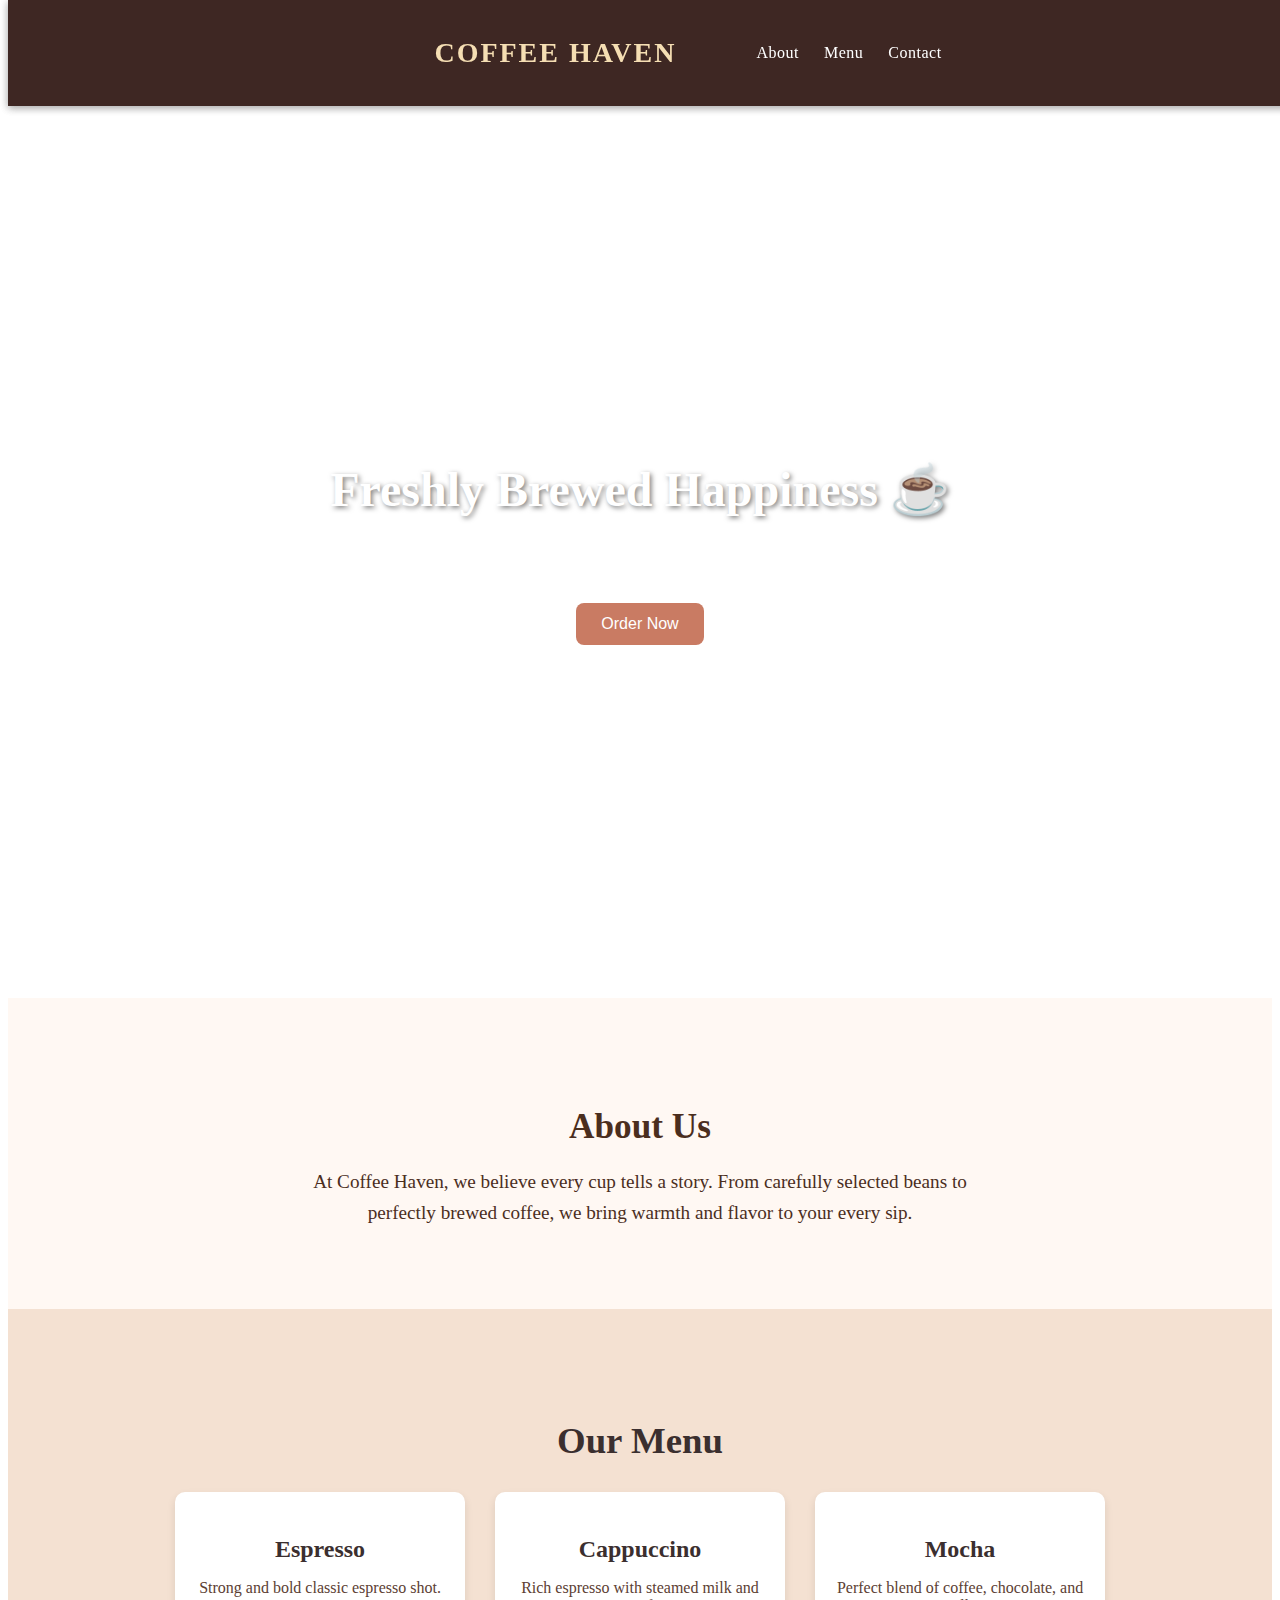
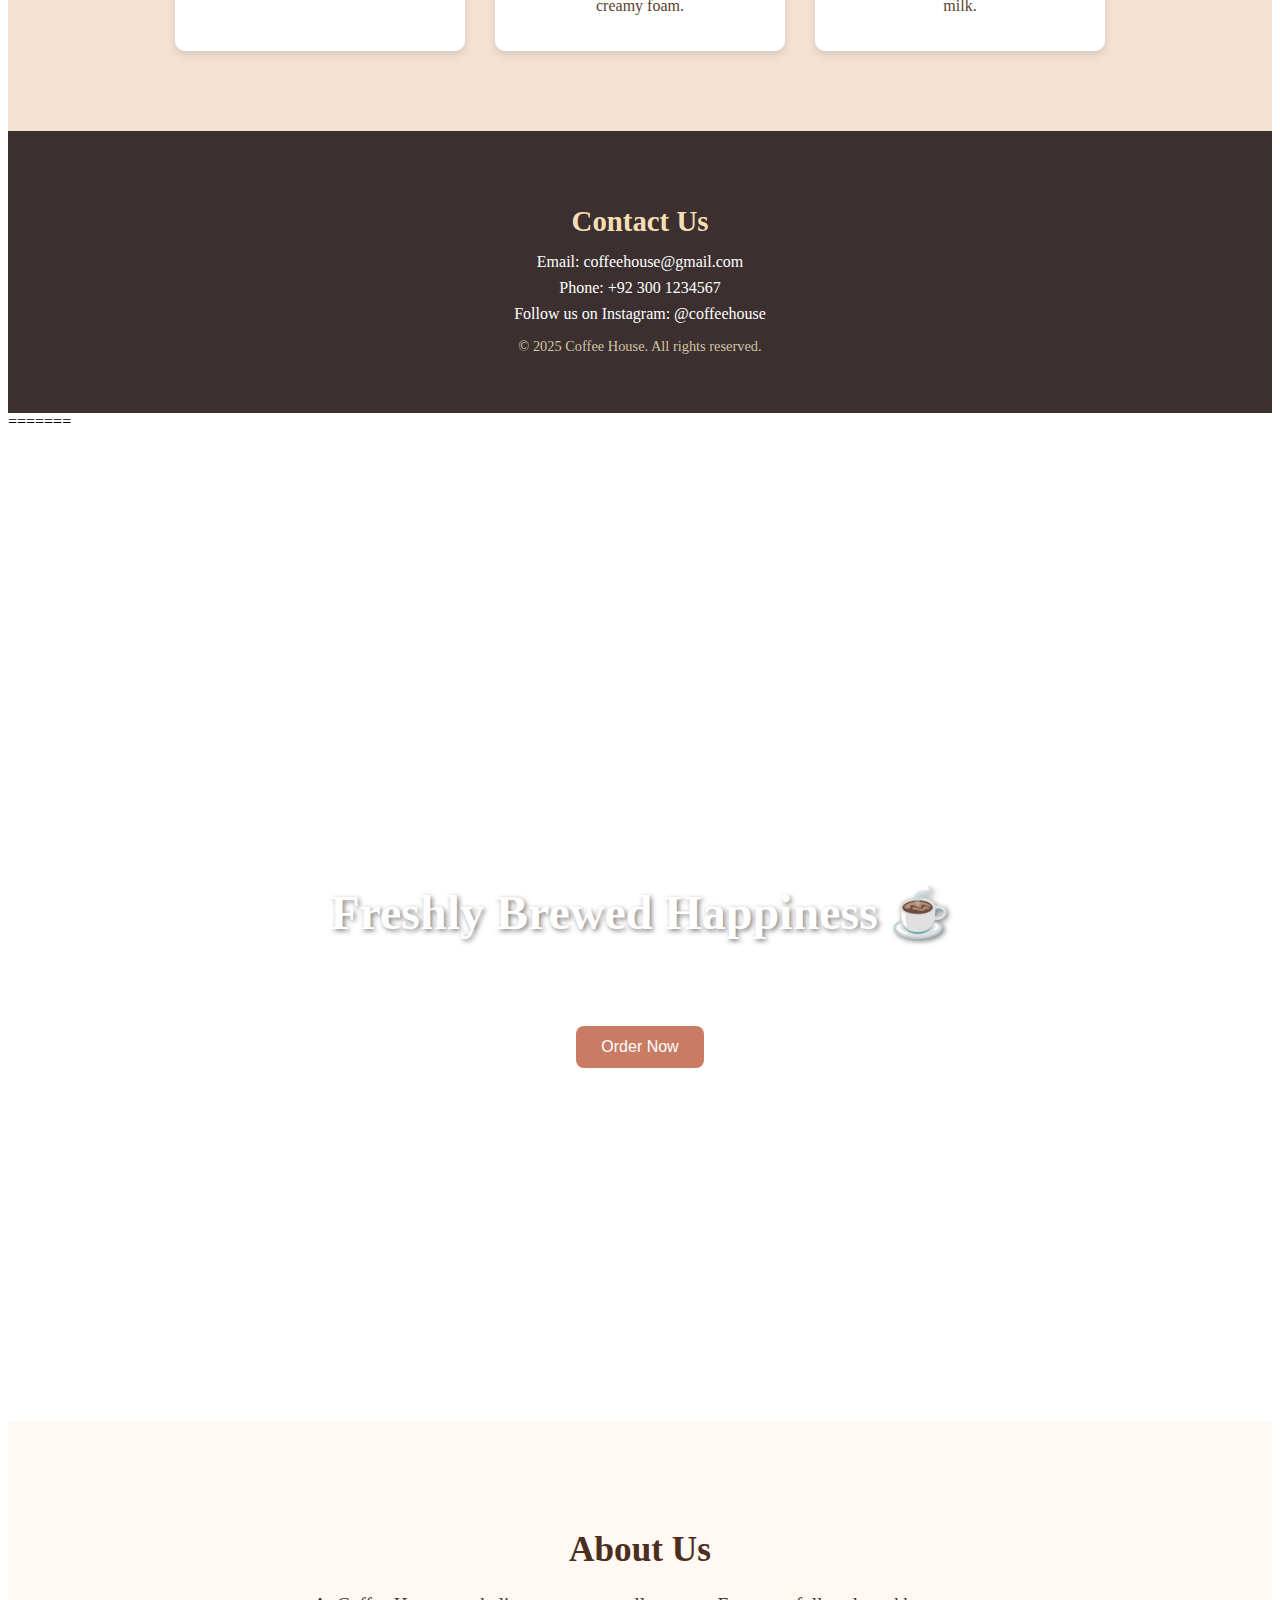
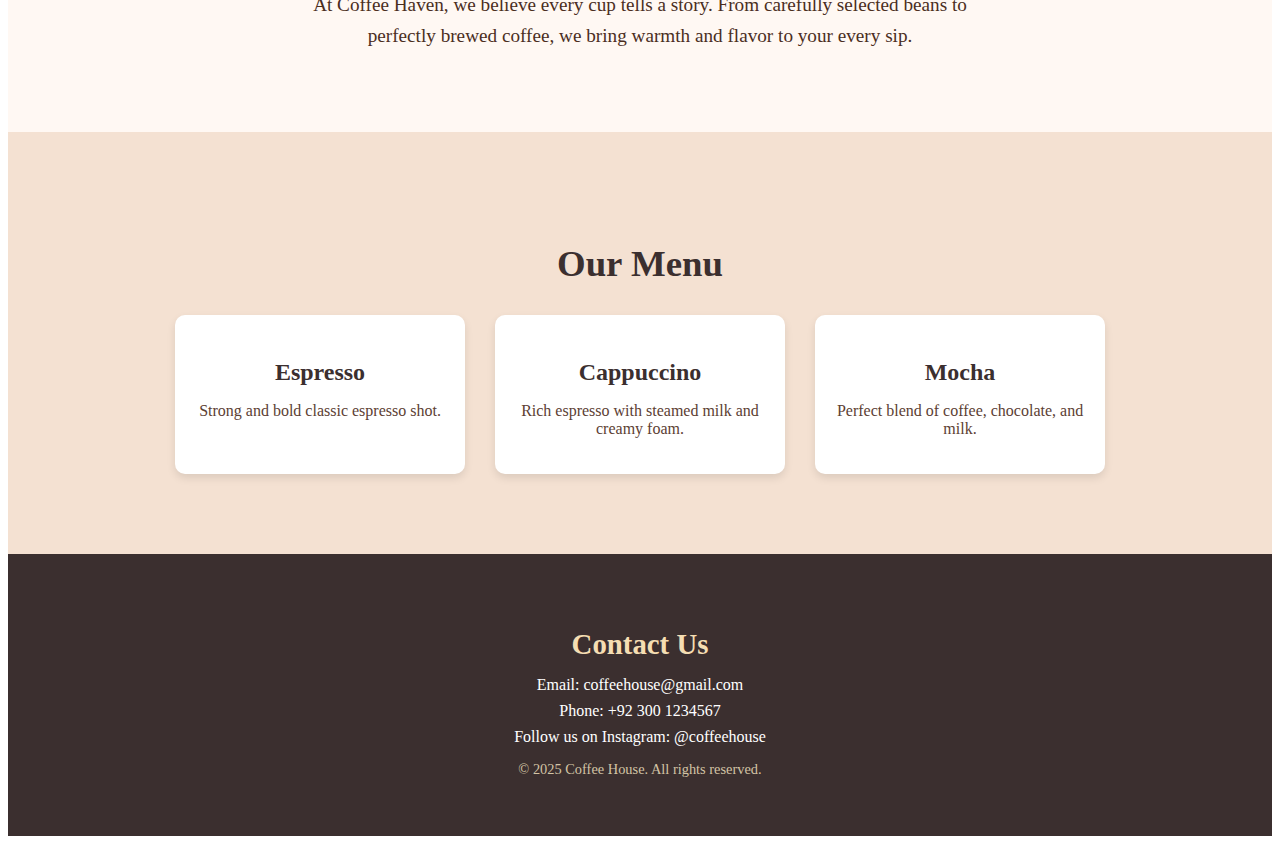
<file: index.html>
<!DOCTYPE html>
<html lang="en">
<head>
    <meta charset="UTF-8">
    <meta name="viewport" content="width=device-width, initial-scale=1.0">
    <title>Coffee Haven</title>
    <link rel="stylesheet" href="style.css">
</head>
<body>
    <header>
        <h1>  Coffee Haven </h1>
        <nav>
           <a href="#about">About </a>
           <a href="#menu"> Menu</a>
          <a href="#contact"> Contact</a> 
        </nav>
    </header>
<section class="hero">
    <h2>Freshly Brewed Happiness ☕</h2>
    <p>Relax, sip, and enjoy your perfect cup of coffee every day.</p>
    <button>Order Now</button>
  </section>
    <section id="about" class="about">
    <h2>About Us</h2>
    <p>
      At Coffee Haven, we believe every cup tells a story. 
      From carefully selected beans to perfectly brewed coffee, 
      we bring warmth and flavor to your every sip.
    </p>
  </section>
  <section id="menu" class="menu">
  <h2>Our Menu</h2>
  <div class="menu-items">
    <div class="item">
      <h3>Espresso</h3>
      <p>Strong and bold classic espresso shot.</p>
    </div>
    <div class="item">
      <h3>Cappuccino</h3>
      <p>Rich espresso with steamed milk and creamy foam.</p>
    </div>
    <div class="item">
      <h3>Mocha</h3>
      <p>Perfect blend of coffee, chocolate, and milk.</p>
    </div>
  </div>
</section>
<footer id="contact">
  <h2>Contact Us</h2>
  <p>Email: coffeehouse@gmail.com</p>
  <p>Phone: +92 300 1234567</p>
  <p>Follow us on Instagram: @coffeehouse</p>
  <p>&copy; 2025 Coffee House. All rights reserved.</p>
</footer>
</body>
=======
<!DOCTYPE html>
<html lang="en">
<head>
    <meta charset="UTF-8">
    <meta name="viewport" content="width=device-width, initial-scale=1.0">
    <title>Coffee Haven</title>
    <link rel="stylesheet" href="style.css">
</head>
<body>
    <header>
        <h1>  Coffee Haven </h1>
        <nav>
           <a href="#about">About </a>
           <a href="#menu"> Menu</a>
          <a href="#contact"> Contact</a> 
        </nav>
    </header>
<section class="hero">
    <h2>Freshly Brewed Happiness ☕</h2>
    <p>Relax, sip, and enjoy your perfect cup of coffee every day.</p>
    <button>Order Now</button>
  </section>
    <section id="about" class="about">
    <h2>About Us</h2>
    <p>
      At Coffee Haven, we believe every cup tells a story. 
      From carefully selected beans to perfectly brewed coffee, 
      we bring warmth and flavor to your every sip.
    </p>
  </section>
  <section id="menu" class="menu">
  <h2>Our Menu</h2>
  <div class="menu-items">
    <div class="item">
      <h3>Espresso</h3>
      <p>Strong and bold classic espresso shot.</p>
    </div>
    <div class="item">
      <h3>Cappuccino</h3>
      <p>Rich espresso with steamed milk and creamy foam.</p>
    </div>
    <div class="item">
      <h3>Mocha</h3>
      <p>Perfect blend of coffee, chocolate, and milk.</p>
    </div>
  </div>
</section>
<footer id="contact">
  <h2>Contact Us</h2>
  <p>Email: coffeehouse@gmail.com</p>
  <p>Phone: +92 300 1234567</p>
  <p>Follow us on Instagram: @coffeehouse</p>
  <p>&copy; 2025 Coffee House. All rights reserved.</p>
</footer>
</body>
</html>
</file>
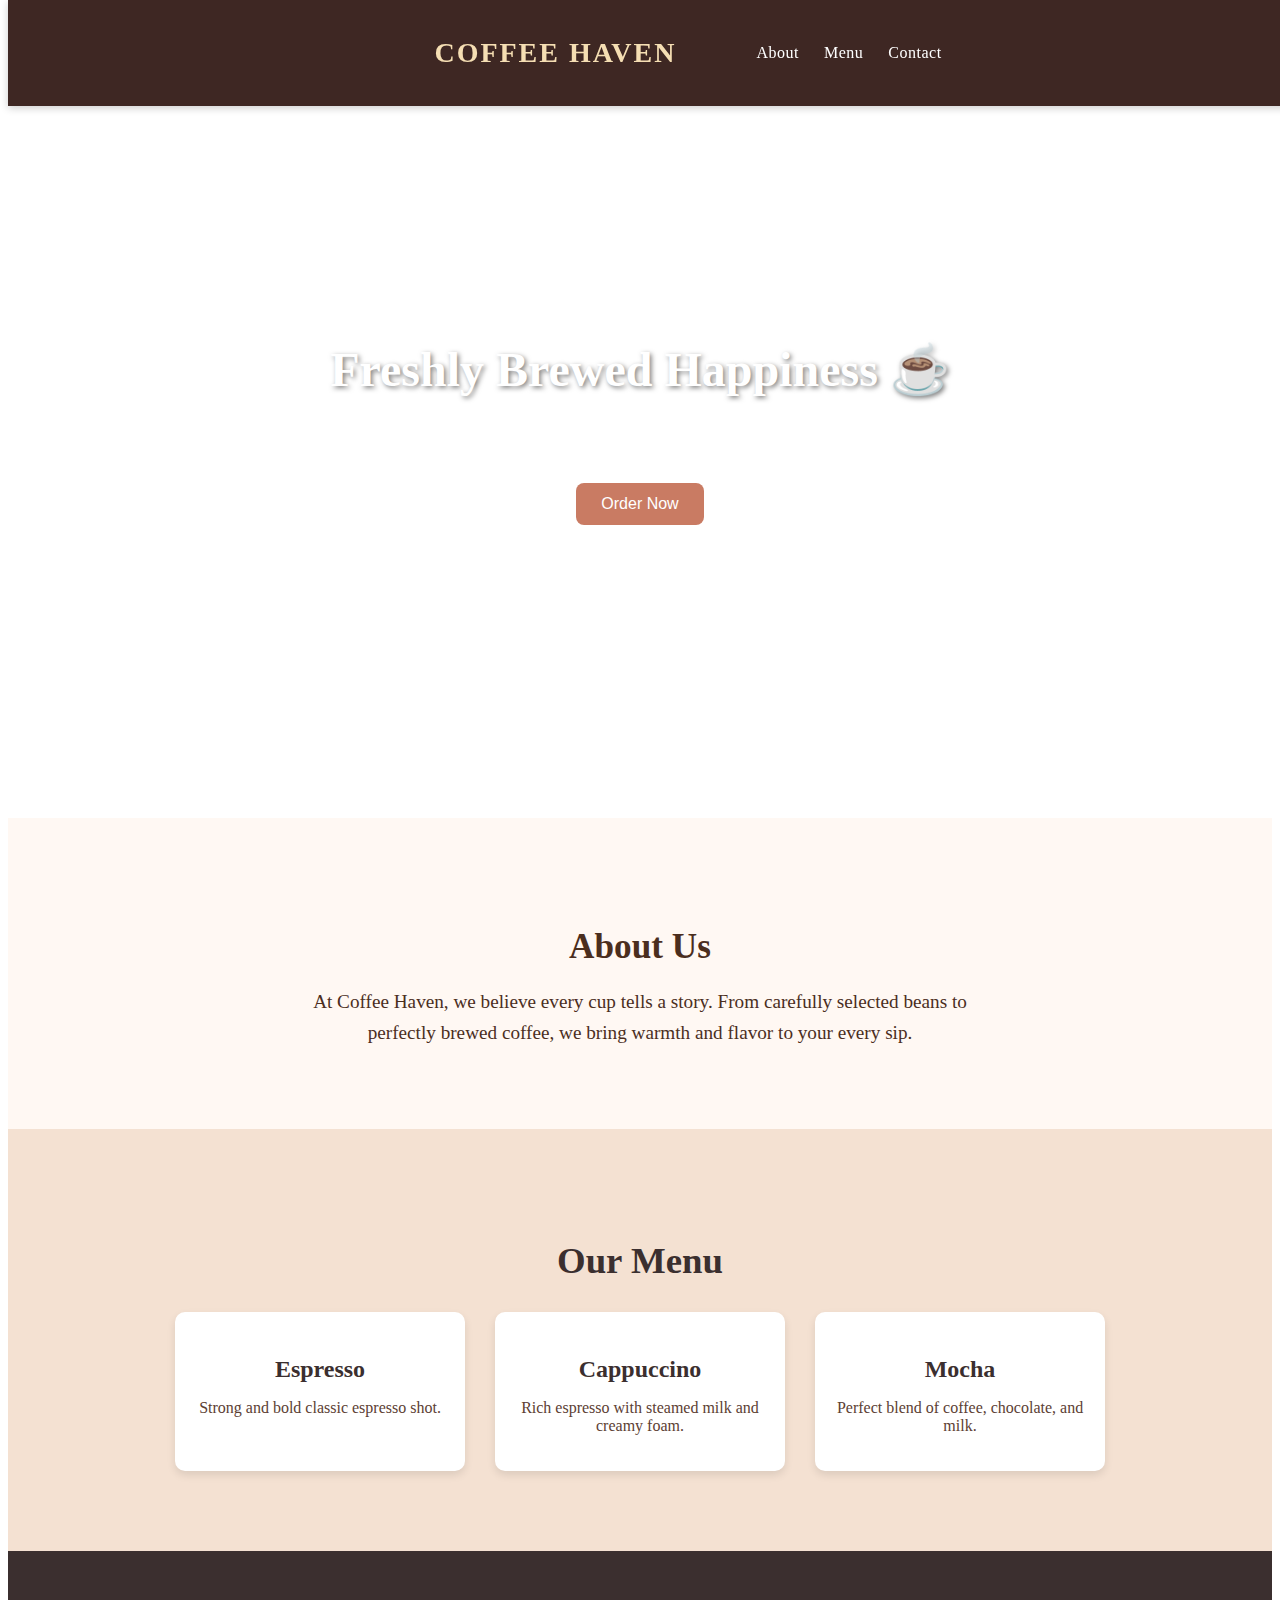
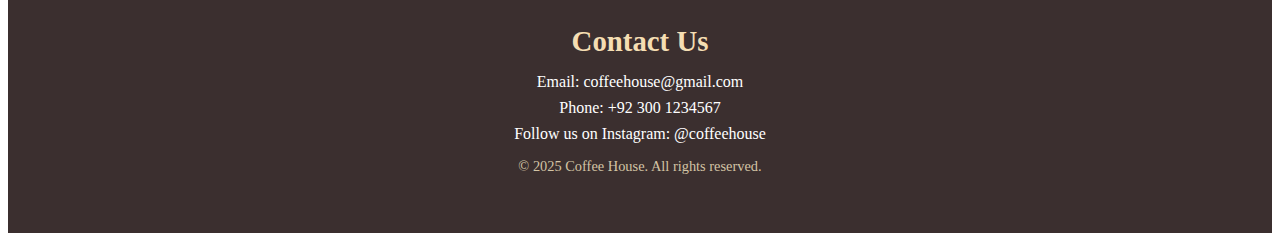
<file: coffeeShop/index.html>
<!DOCTYPE html>
<html lang="en">
<head>
    <meta charset="UTF-8">
    <meta name="viewport" content="width=device-width, initial-scale=1.0">
    <title>Coffee Haven</title>
    <link rel="stylesheet" href="style.css">
</head>
<body>
    <header>
        <h1>  Coffee Haven </h1>
        <nav>
           <a href="#about">About </a>
           <a href="#menu"> Menu</a>
          <a href="#contact"> Contact</a> 
        </nav>
    </header>
<section class="hero">
    <h2>Freshly Brewed Happiness ☕</h2>
    <p>Relax, sip, and enjoy your perfect cup of coffee every day.</p>
    <button>Order Now</button>
  </section>
    <section id="about" class="about">
    <h2>About Us</h2>
    <p>
      At Coffee Haven, we believe every cup tells a story. 
      From carefully selected beans to perfectly brewed coffee, 
      we bring warmth and flavor to your every sip.
    </p>
  </section>
  <section id="menu" class="menu">
  <h2>Our Menu</h2>
  <div class="menu-items">
    <div class="item">
      <h3>Espresso</h3>
      <p>Strong and bold classic espresso shot.</p>
    </div>
    <div class="item">
      <h3>Cappuccino</h3>
      <p>Rich espresso with steamed milk and creamy foam.</p>
    </div>
    <div class="item">
      <h3>Mocha</h3>
      <p>Perfect blend of coffee, chocolate, and milk.</p>
    </div>
  </div>
</section>
<footer id="contact">
  <h2>Contact Us</h2>
  <p>Email: coffeehouse@gmail.com</p>
  <p>Phone: +92 300 1234567</p>
  <p>Follow us on Instagram: @coffeehouse</p>
  <p>&copy; 2025 Coffee House. All rights reserved.</p>
</footer>
</body>
</html>
</file>
<file: style.css>
/* ===== HEADER / NAVBAR ===== */
header {
  position: fixed;
  width: 100%;
  top: 0;
  z-index: 1000;
  display: flex;
  justify-content: center;
  align-items: center;
  gap: 80px;
  padding: 18px 40px;
  background-color: #3e2723; /* dark coffee brown */
  color: #fff;
  box-shadow: 0 2px 8px rgba(0, 0, 0, 0.2);
}

header h1 {
  font-size: 28px;
  font-weight: 700;
  letter-spacing: 2px;
  text-transform: uppercase;
  color: #f5deb3; /* soft latte color */
}

nav {
  display: flex;
  gap: 25px;
}

nav a {
  text-decoration: none;
  color: #fff;
  font-weight: 500;
  letter-spacing: 0.5px;
  transition: color 0.3s ease, transform 0.2s ease;
}

nav a:hover {
  color: #ffb74d; /* warm golden tone */
  transform: scale(1.1);
}

/* ===== HERO SECTION ===== */
.hero {
  background: url('https://images.unsplash.com/photo-1509042239860-f550ce710b93') no-repeat center center/cover;
  height: 90vh;
  display: flex;
  flex-direction: column;
  justify-content: center;
  align-items: center;
  text-align: center;
  color: white;
  padding: 120px 20px 60px; /* Added top padding to fix text under navbar */
}

.hero h2 {
  font-size: 3rem;
  margin-bottom: 15px;
  text-shadow: 2px 2px 5px rgba(0,0,0,0.5);
}

.hero p {
  font-size: 1.3rem;
  max-width: 600px;
  margin-bottom: 25px;
}

.hero button {
  background-color: #c97b63;
  color: white;
  border: none;
  padding: 12px 25px;
  font-size: 1rem;
  border-radius: 8px;
  cursor: pointer;
  transition: background 0.3s ease;
}

.hero button:hover {
  background-color: #a5644e;
}

/* ===== ABOUT SECTION ===== */
.about {
  background-color: #fff8f3;
  color: #4b2e1e;
  text-align: center;
  padding: 80px 20px;
}

.about h2 {
  font-size: 2.2rem;
  margin-bottom: 20px;
}

.about p {
  font-size: 1.2rem;
  max-width: 700px;
  margin: 0 auto;
  line-height: 1.6;
}

/* ===== MENU SECTION ===== */
.menu {
  background-color: #f4e1d2;
  padding: 80px 20px;
  text-align: center;
  color: #3b2f2f;
}

.menu h2 {
  font-size: 2.3rem;
  margin-bottom: 30px;
}

.menu-items {
  display: flex;
  justify-content: center;
  gap: 30px;
  flex-wrap: wrap;
}

.item {
  background-color: #fff;
  padding: 20px;
  border-radius: 10px;
  width: 250px;
  box-shadow: 0 4px 8px rgba(0,0,0,0.1);
  transition: transform 0.3s ease, box-shadow 0.3s ease;
}

.item:hover {
  transform: translateY(-5px);
  box-shadow: 0 8px 16px rgba(0,0,0,0.2);
}

.item h3 {
  font-size: 1.5rem;
  margin-bottom: 10px;
}

.item p {
  font-size: 1rem;
  color: #5c4033;
}

/* ===== FOOTER SECTION ===== */
footer {
  background-color: #3b2f2f;
  color: #fff;
  text-align: center;
  padding: 50px 20px;
}

footer h2 {
  font-size: 1.8rem;
  margin-bottom: 15px;
  color: #f5deb3;
}

footer p {
  font-size: 1rem;
  margin: 8px 0;
}

footer p:last-child {
  margin-top: 15px;
  font-size: 0.9rem;
  color: #d3c4a5;
}

/* ===== BUTTON STYLE ===== */
button {
  background-color: #6f4e37;
  color: white;
  border: none;
  padding: 10px 20px;
  font-size: 16px;
  cursor: pointer;
  border-radius: 5px;
  transition: background-color 0.3s ease, transform 0.2s ease;
}

button:hover {
  background-color: #8b5e3c;
  transform: scale(1.05);
}

/* ===== RESPONSIVE DESIGN ===== */

/* Tablet view */
@media (max-width: 768px) {
  header {
    flex-direction: column;
    gap: 10px;
    padding: 15px;
  }

  nav {
    flex-wrap: wrap;
    justify-content: center;
  }

  .hero {
    height: auto;
    padding: 140px 20px 60px; /* extra top padding for small screens */
  }

  .hero h2 {
    font-size: 2.4rem;
  }

  .hero p {
    font-size: 1.1rem;
  }

  .menu-items {
    flex-direction: column;
    align-items: center;
  }

  .item {
    width: 80%;
  }

  h1, h2 {
    text-align: center;
  }
}

/* Mobile view */
@media (max-width: 480px) {
  header {
    flex-direction: column;
    align-items: center;
    padding: 10px;
  }

  nav a {
    display: block;
    margin: 6px 0;
    font-size: 1rem;
  }

  .hero h2 {
    font-size: 1.8rem;
  }

  .hero p {
    font-size: 1rem;
  }

  .hero button {
    padding: 10px 20px;
    font-size: 0.9rem;
  }

  .menu-items {
    gap: 20px;
  }

  .item {
    width: 90%;
  }

  footer {
    padding: 25px 10px;
    font-size: 0.9rem;
  }
}
</file>
<file: coffeeShop/style.css>
/* ===== HEADER / NAVBAR ===== */
header {
  position: fixed;
  width: 100%;
  top: 0;
  z-index: 1000;
  display: flex;
  justify-content: center;
  align-items: center;
  gap: 80px; /* space between logo and nav links */
  padding: 18px 40px;
  background-color: #3e2723; /* dark coffee brown */
  color: #fff;
  box-shadow: 0 2px 8px rgba(0, 0, 0, 0.2);
}

header h1 {
  font-size: 28px;
  font-weight: 700;
  letter-spacing: 2px;
  text-transform: uppercase;
  color: #f5deb3; /* soft latte color */
}

nav {
  display: flex;
  gap: 25px;
}

nav a {
  text-decoration: none;
  color: #fff;
  font-weight: 500;
  letter-spacing: 0.5px;
  transition: color 0.3s ease, transform 0.2s ease;
}

nav a:hover {
  color: #ffb74d; /* warm golden tone */
  transform: scale(1.1);
}

/* ===== HERO SECTION ===== */
.hero {
  background: url('https://images.unsplash.com/photo-1509042239860-f550ce710b93') no-repeat center center/cover;
  height: 90vh;
  display: flex;
  flex-direction: column;
  justify-content: center;
  align-items: center;
  text-align: center;
  color: white;
  padding: 0 20px;
}

.hero h2 {
  font-size: 3rem;
  margin-bottom: 15px;
  text-shadow: 2px 2px 5px rgba(0,0,0,0.5);
}

.hero p {
  font-size: 1.3rem;
  max-width: 600px;
  margin-bottom: 25px;
}

.hero button {
  background-color: #c97b63;
  color: white;
  border: none;
  padding: 12px 25px;
  font-size: 1rem;
  border-radius: 8px;
  cursor: pointer;
  transition: background 0.3s ease;
}

.hero button:hover {
  background-color: #a5644e;
}

/* ===== ABOUT SECTION ===== */
.about {
  background-color: #fff8f3;
  color: #4b2e1e;
  text-align: center;
  padding: 80px 20px;
}

.about h2 {
  font-size: 2.2rem;
  margin-bottom: 20px;
}

.about p {
  font-size: 1.2rem;
  max-width: 700px;
  margin: 0 auto;
  line-height: 1.6;
}

/* ===== MENU SECTION ===== */
.menu {
  background-color: #f4e1d2;
  padding: 80px 20px;
  text-align: center;
  color: #3b2f2f;
}

.menu h2 {
  font-size: 2.3rem;
  margin-bottom: 30px;
}

.menu-items {
  display: flex;
  justify-content: center;
  gap: 30px;
  flex-wrap: wrap;
}

.item {
  background-color: #fff;
  padding: 20px;
  border-radius: 10px;
  width: 250px;
  box-shadow: 0 4px 8px rgba(0,0,0,0.1);
  transition: transform 0.3s ease, box-shadow 0.3s ease;
}

.item:hover {
  transform: translateY(-5px);
  box-shadow: 0 8px 16px rgba(0,0,0,0.2);
}

.item h3 {
  font-size: 1.5rem;
  margin-bottom: 10px;
}

.item p {
  font-size: 1rem;
  color: #5c4033;
}

/* ===== FOOTER SECTION ===== */
footer {
  background-color: #3b2f2f;
  color: #fff;
  text-align: center;
  padding: 50px 20px;
}

footer h2 {
  font-size: 1.8rem;
  margin-bottom: 15px;
  color: #f5deb3;
}

footer p {
  font-size: 1rem;
  margin: 8px 0;
}

footer p:last-child {
  margin-top: 15px;
  font-size: 0.9rem;
  color: #d3c4a5;
}

/* ===== BUTTON STYLE ===== */
button {
  background-color: #6f4e37;
  color: white;
  border: none;
  padding: 10px 20px;
  font-size: 16px;
  cursor: pointer;
  border-radius: 5px;
  transition: background-color 0.3s ease, transform 0.2s ease;
}

button:hover {
  background-color: #8b5e3c;
  transform: scale(1.05);
}

/* ===== RESPONSIVE DESIGN ===== */
@media (max-width: 768px) {
  header {
    flex-direction: column;
    gap: 10px;
    padding: 15px;
  }

  nav {
    flex-wrap: wrap;
    justify-content: center;
  }

  .hero {
    height: auto;
    padding: 60px 20px;
  }

  .menu-items {
    flex-direction: column;
    align-items: center;
  }

  .item {
    width: 80%;
  }

  h1, h2 {
    text-align: center;
  }
}
</file>
